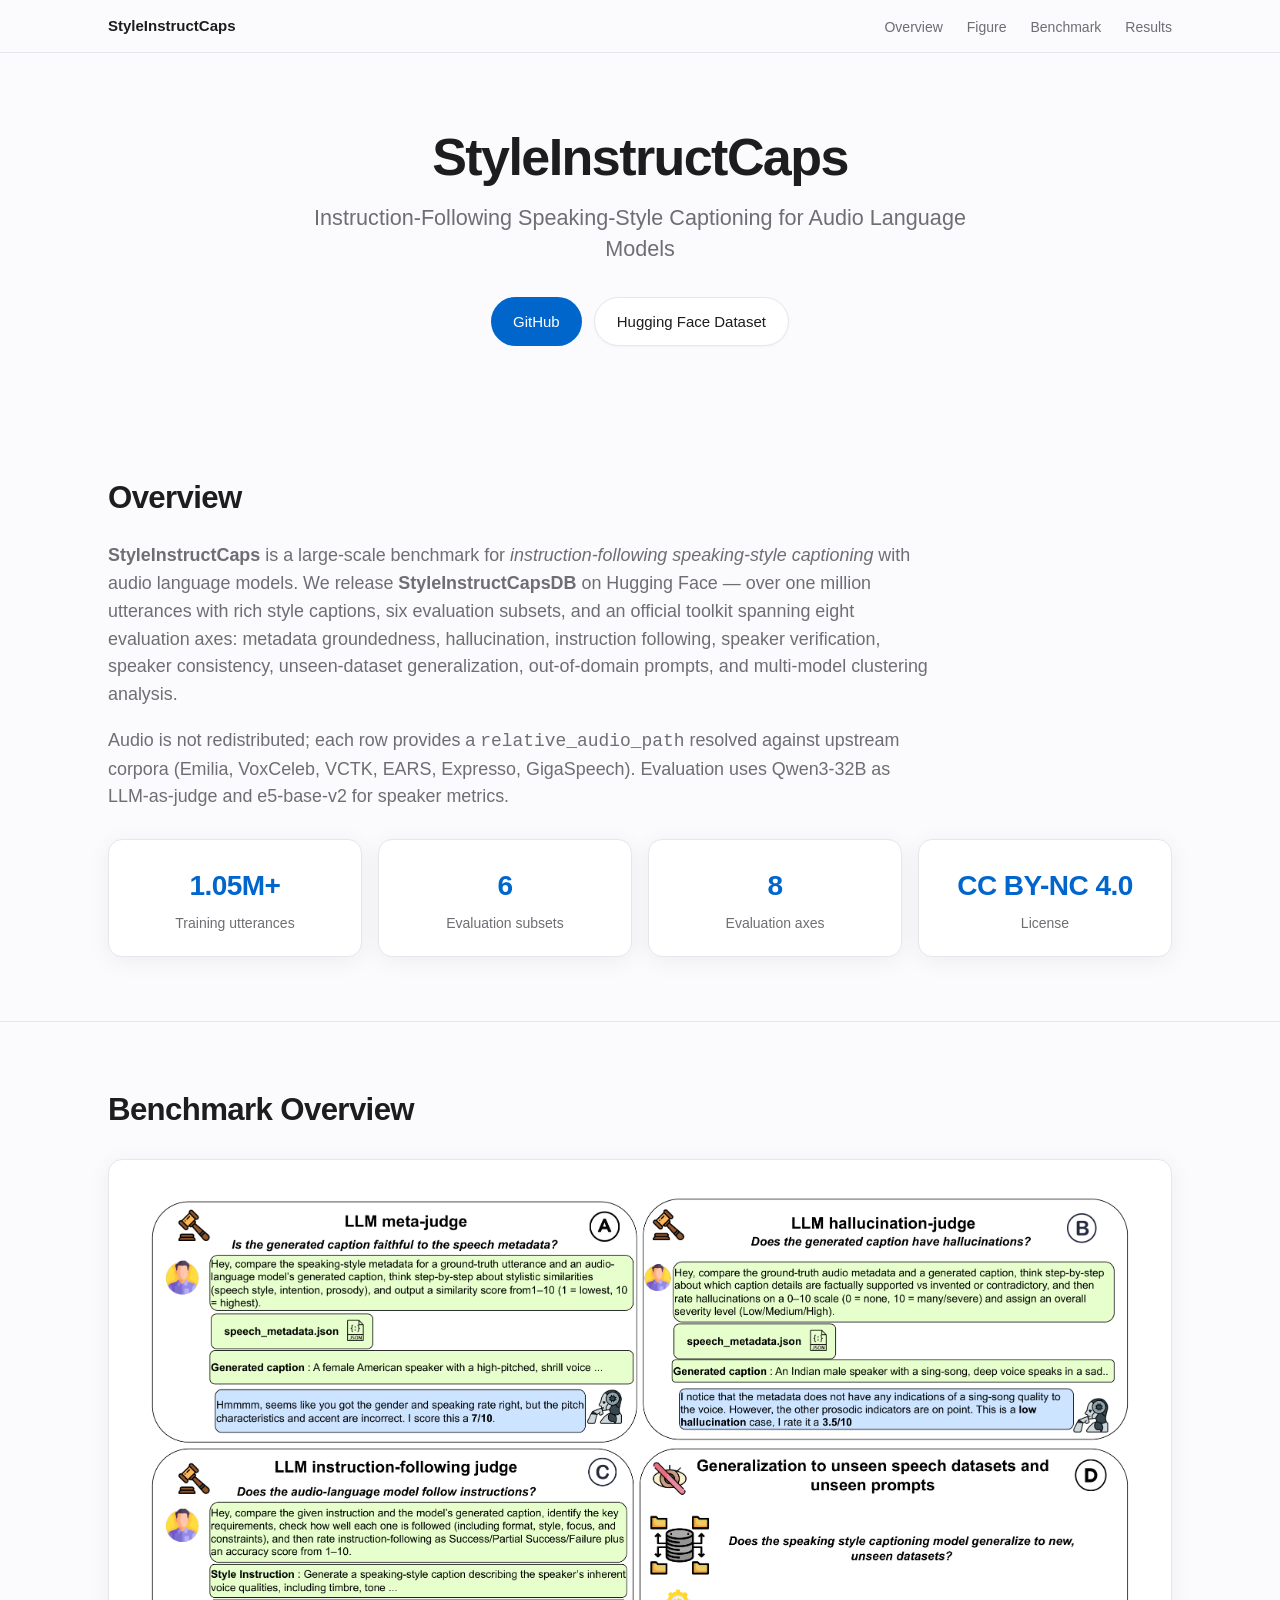
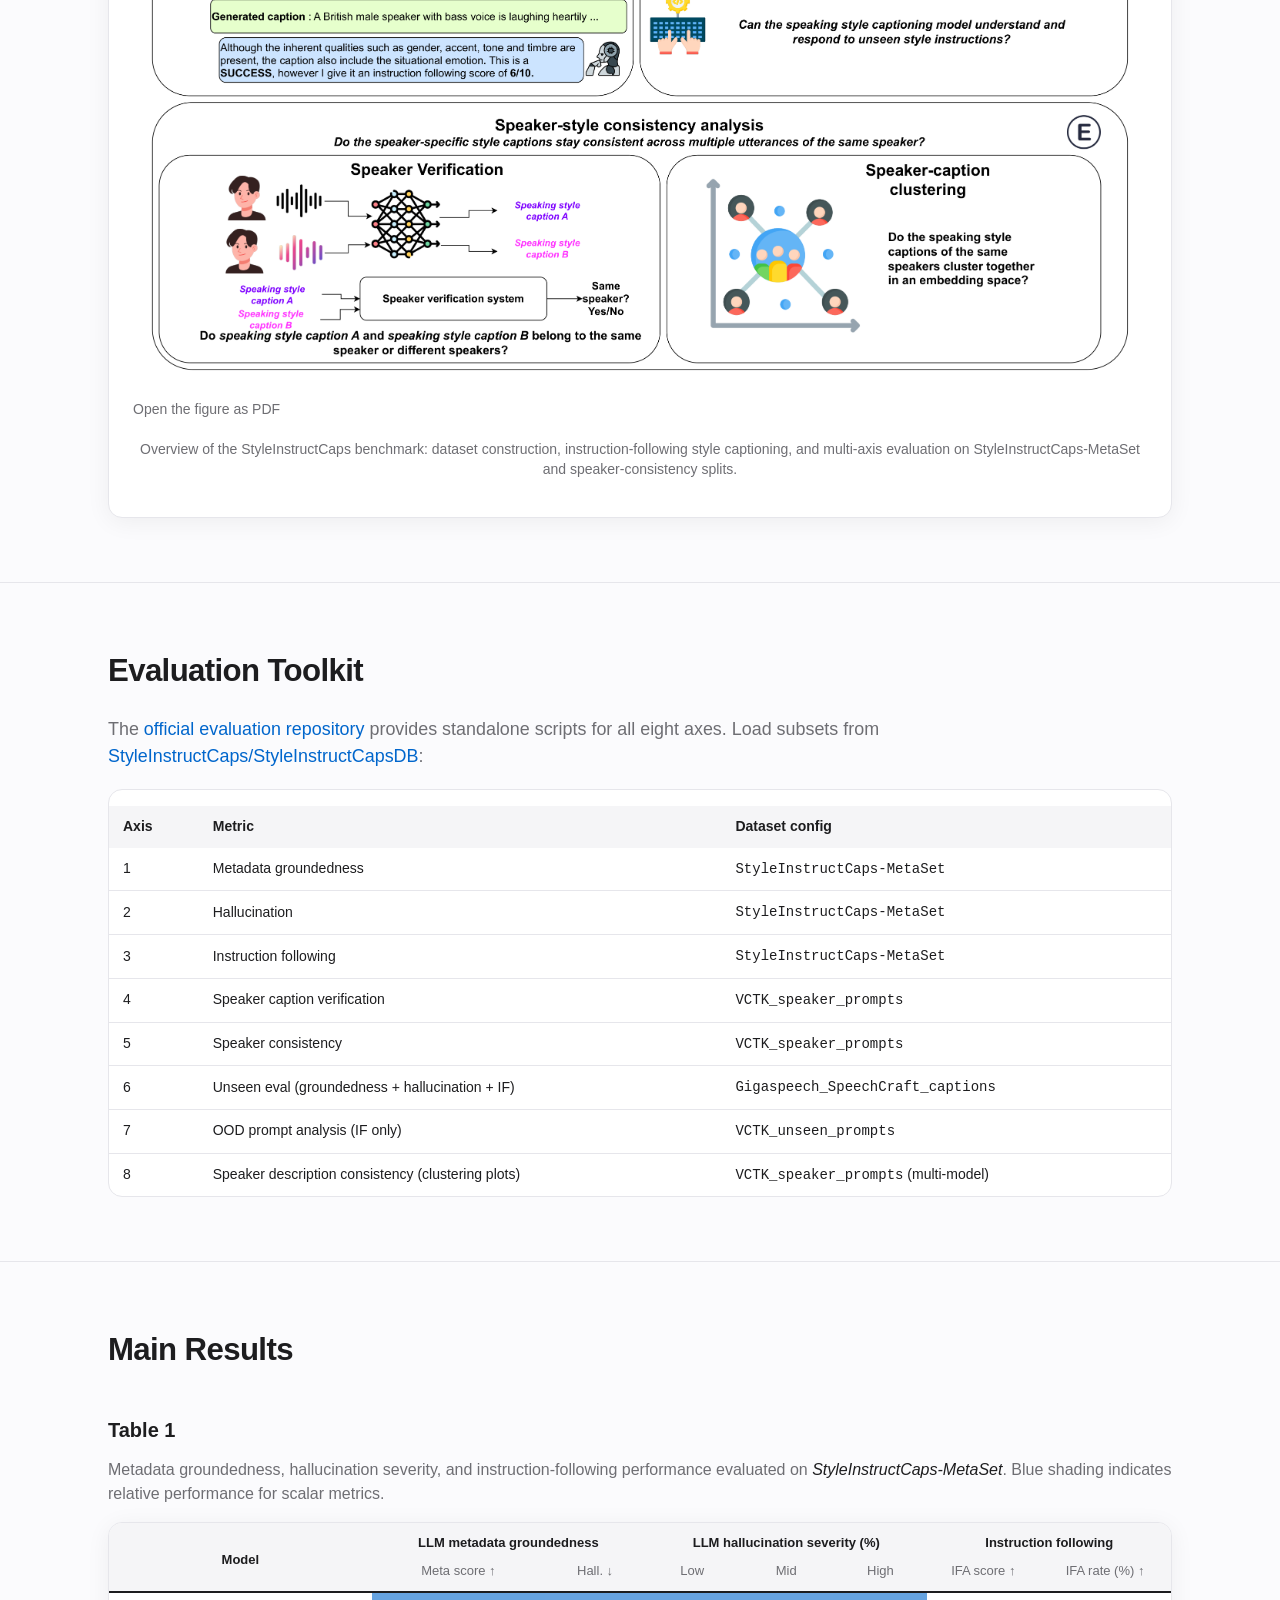
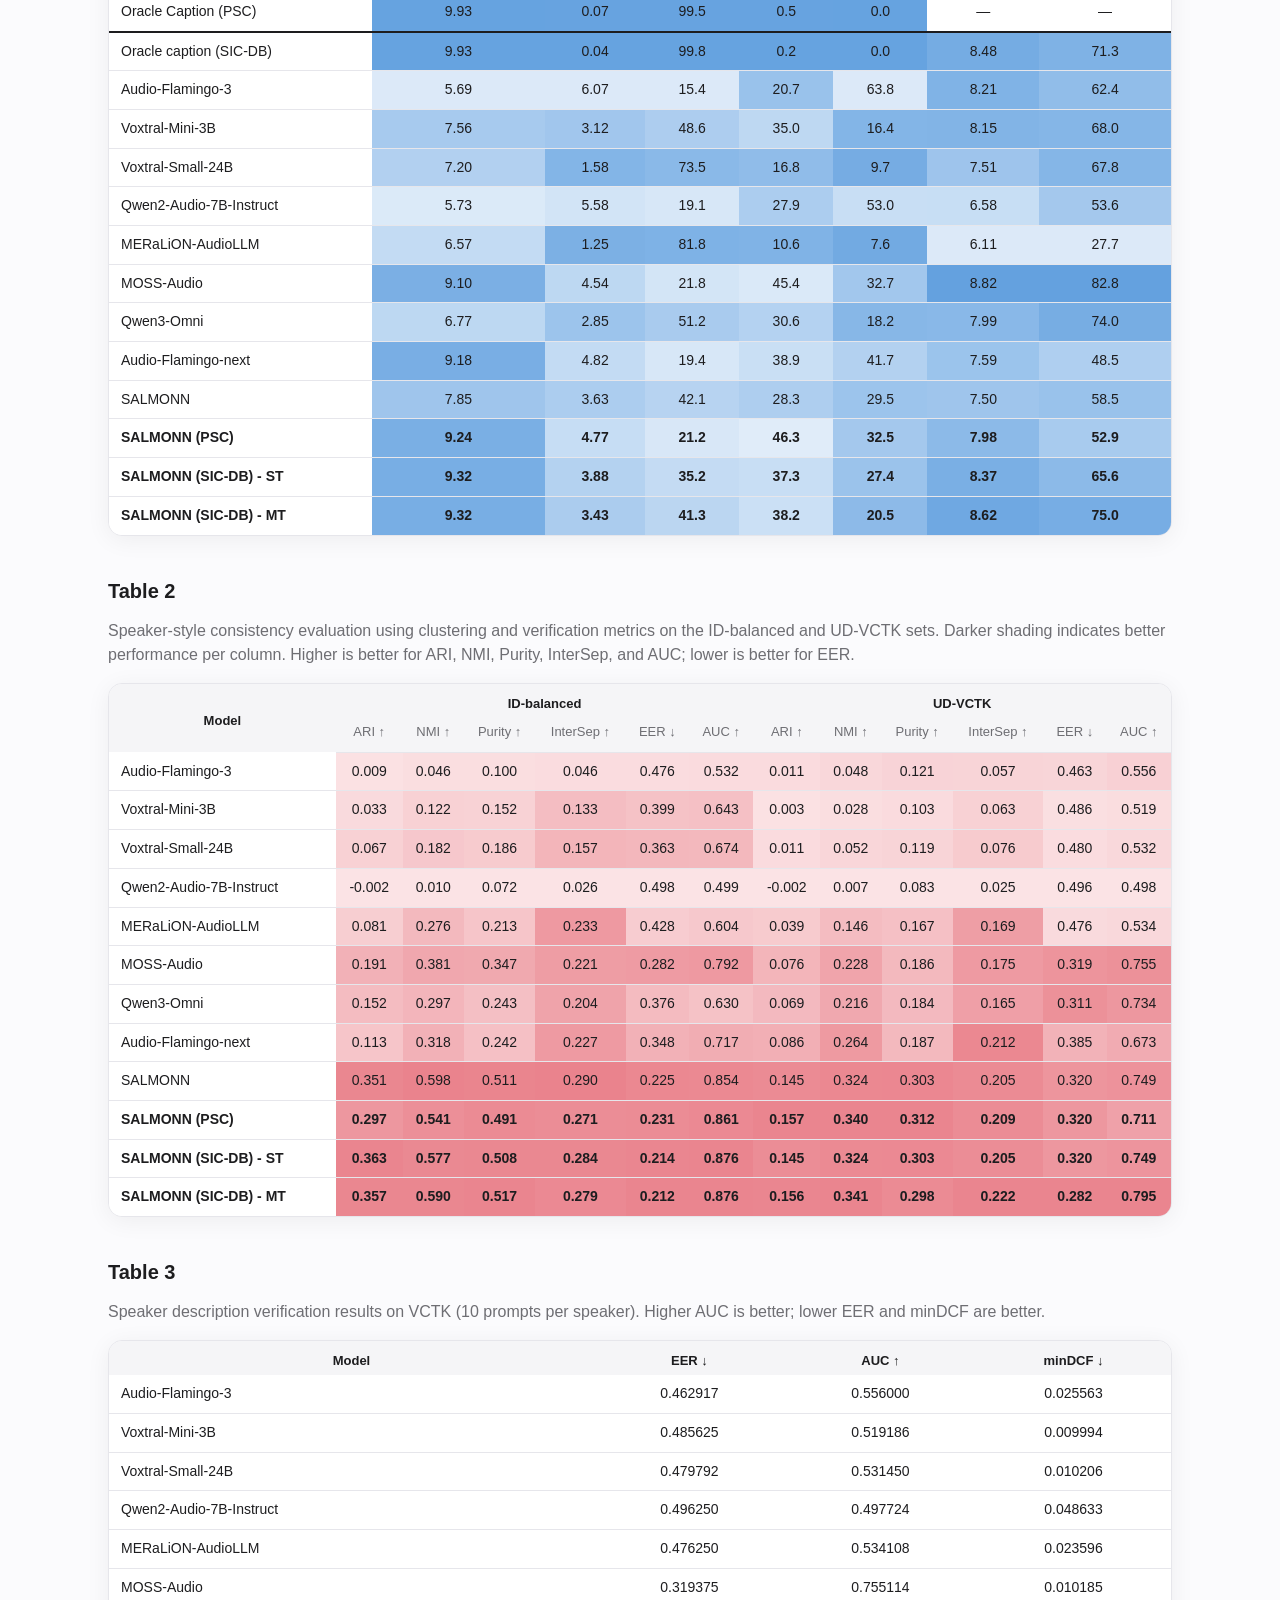
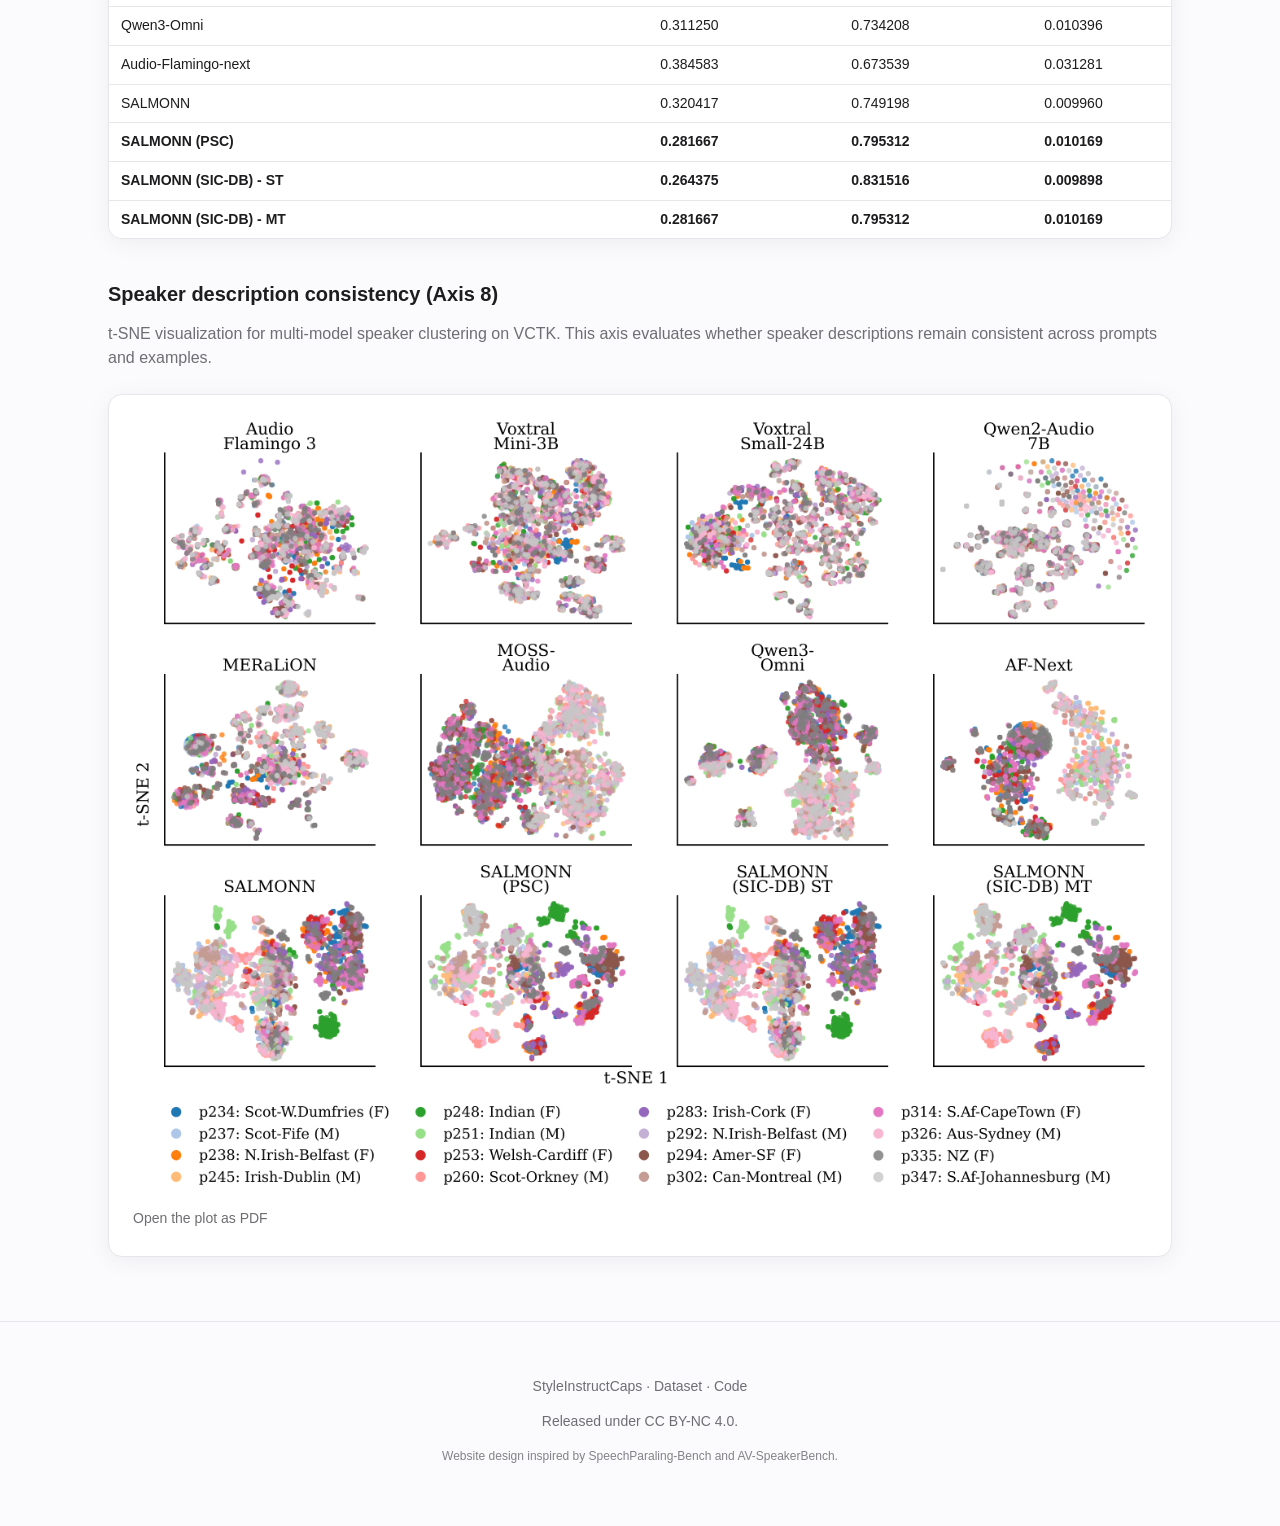
<file: index.html>
<!DOCTYPE html>
<html lang="en">
<head>
  <meta charset="UTF-8">
  <meta name="viewport" content="width=device-width, initial-scale=1.0">
  <meta name="description" content="StyleInstructCaps — instruction-following speaking-style captioning benchmark for audio language models.">
  <title>StyleInstructCaps</title>
  <link rel="stylesheet" href="styles.css">
</head>
<body>
  <nav class="site-nav" aria-label="Main">
    <div class="container inner">
      <a class="brand" href="#">StyleInstructCaps</a>
      <ul class="links">
        <li><a href="#overview">Overview</a></li>
        <li><a href="#figure">Figure</a></li>
        <li><a href="#benchmark">Benchmark</a></li>
        <li><a href="#results">Results</a></li>
      </ul>
    </div>
  </nav>

  <header class="hero">
    <div class="container">
      <h1>StyleInstructCaps</h1>
      <p class="tagline">Instruction-Following Speaking-Style Captioning for Audio Language Models</p>
      <div class="hero-actions">
        <a class="btn btn-primary" href="https://github.com/styleinstructcaps/StyleInstructCaps" target="_blank" rel="noopener noreferrer">GitHub</a>
        <a class="btn btn-secondary" href="https://huggingface.co/datasets/StyleInstructCaps/StyleInstructCapsDB" target="_blank" rel="noopener noreferrer">Hugging Face Dataset</a>
      </div>
    </div>
  </header>

  <main>
    <section id="overview">
      <div class="container">
        <h2>Overview</h2>
        <p class="lead">
          <strong>StyleInstructCaps</strong> is a large-scale benchmark for <em>instruction-following speaking-style captioning</em>
          with audio language models. We release <strong>StyleInstructCapsDB</strong> on Hugging Face — over one million
          utterances with rich style captions, six evaluation subsets, and an official toolkit spanning eight evaluation axes:
          metadata groundedness, hallucination, instruction following, speaker verification, speaker consistency,
          unseen-dataset generalization, out-of-domain prompts, and multi-model clustering analysis.
        </p>
        <p class="lead" style="margin-top: 1rem;">
          Audio is not redistributed; each row provides a <code>relative_audio_path</code> resolved against upstream corpora
          (Emilia, VoxCeleb, VCTK, EARS, Expresso, GigaSpeech). Evaluation uses Qwen3-32B as LLM-as-judge and e5-base-v2 for speaker metrics.
        </p>

        <div class="stats-grid">
          <div class="stat-card">
            <div class="value">1.05M+</div>
            <div class="label">Training utterances</div>
          </div>
          <div class="stat-card">
            <div class="value">6</div>
            <div class="label">Evaluation subsets</div>
          </div>
          <div class="stat-card">
            <div class="value">8</div>
            <div class="label">Evaluation axes</div>
          </div>
          <div class="stat-card">
            <div class="value">CC BY-NC 4.0</div>
            <div class="label">License</div>
          </div>
        </div>
      </div>
    </section>

    <section id="figure">
      <div class="container">
        <h2>Benchmark Overview</h2>
        <div class="figure-wrap">
          <img src="StyleinstructCaps_fig_v2.png" alt="StyleInstructCaps benchmark overview figure">
          <a class="pdf-link" href="StyleinstructCaps_fig_v2.pdf">Open the figure as PDF</a>
          <p class="figure-caption">
            Overview of the StyleInstructCaps benchmark: dataset construction, instruction-following style captioning,
            and multi-axis evaluation on StyleInstructCaps-MetaSet and speaker-consistency splits.
          </p>
        </div>
      </div>
    </section>

    <section id="benchmark">
      <div class="container">
        <h2>Evaluation Toolkit</h2>
        <p class="lead">
          The <a href="https://github.com/styleinstructcaps/StyleInstructCaps">official evaluation repository</a>
          provides standalone scripts for all eight axes. Load subsets from
          <a href="https://huggingface.co/datasets/StyleInstructCaps/StyleInstructCapsDB">StyleInstructCaps/StyleInstructCapsDB</a>:
        </p>
        <div class="axes-table-wrap">
          <table class="axes-table">
            <thead>
              <tr>
                <th>Axis</th>
                <th>Metric</th>
                <th>Dataset config</th>
              </tr>
            </thead>
            <tbody>
              <tr><td>1</td><td>Metadata groundedness</td><td><code>StyleInstructCaps-MetaSet</code></td></tr>
              <tr><td>2</td><td>Hallucination</td><td><code>StyleInstructCaps-MetaSet</code></td></tr>
              <tr><td>3</td><td>Instruction following</td><td><code>StyleInstructCaps-MetaSet</code></td></tr>
              <tr><td>4</td><td>Speaker caption verification</td><td><code>VCTK_speaker_prompts</code></td></tr>
              <tr><td>5</td><td>Speaker consistency</td><td><code>VCTK_speaker_prompts</code></td></tr>
              <tr><td>6</td><td>Unseen eval (groundedness + hallucination + IF)</td><td><code>Gigaspeech_SpeechCraft_captions</code></td></tr>
              <tr><td>7</td><td>OOD prompt analysis (IF only)</td><td><code>VCTK_unseen_prompts</code></td></tr>
              <tr><td>8</td><td>Speaker description consistency (clustering plots)</td><td><code>VCTK_speaker_prompts</code> (multi-model)</td></tr>
            </tbody>
          </table>
        </div>
      </div>
    </section>

    <section id="results">
      <div class="container">
        <h2>Main Results</h2>

        <div class="table-section" id="table1">
          <h3>Table 1</h3>
          <p class="table-caption">
            Metadata groundedness, hallucination severity, and instruction-following performance evaluated on
            <em>StyleInstructCaps-MetaSet</em>. Blue shading indicates relative performance for scalar metrics.
          </p>
          <div class="table-scroll">
            <table class="results-table table-blue">
              <thead>
                <tr>
                  <th rowspan="2">Model</th>
                  <th colspan="2">LLM metadata groundedness</th>
                  <th colspan="3">LLM hallucination severity (%)</th>
                  <th colspan="2">Instruction following</th>
                </tr>
                <tr>
                  <th>Meta score ↑</th>
                  <th>Hall. ↓</th>
                  <th>Low</th>
                  <th>Mid</th>
                  <th>High</th>
                  <th>IFA score ↑</th>
                  <th>IFA rate (%) ↑</th>
                </tr>
              </thead>
              <tbody>
          <tr class="oracle">
            <th scope="row">Oracle Caption (PSC)</th>
            <td class="num" style="background:rgba(0,102,204,0.600)">9.93</td>
            <td class="num" style="background:rgba(0,102,204,0.597)">0.07</td>
            <td class="num" style="background:rgba(0,102,204,0.598)">99.5</td>
            <td class="num" style="background:rgba(0,102,204,0.597)">0.5</td>
            <td class="num" style="background:rgba(0,102,204,0.600)">0.0</td>
            <td class="num">—</td>
            <td class="num">—</td>
          </tr>
          <tr class="oracle">
            <th scope="row">Oracle caption (SIC-DB)</th>
            <td class="num" style="background:rgba(0,102,204,0.600)">9.93</td>
            <td class="num" style="background:rgba(0,102,204,0.600)">0.04</td>
            <td class="num" style="background:rgba(0,102,204,0.600)">99.8</td>
            <td class="num" style="background:rgba(0,102,204,0.600)">0.2</td>
            <td class="num" style="background:rgba(0,102,204,0.600)">0.0</td>
            <td class="num" style="background:rgba(0,102,204,0.540)">8.48</td>
            <td class="num" style="background:rgba(0,102,204,0.500)">71.3</td>
          </tr>
          <tr>
            <th scope="row">Audio-Flamingo-3</th>
            <td class="num" style="background:rgba(0,102,204,0.120)">5.69</td>
            <td class="num" style="background:rgba(0,102,204,0.120)">6.07</td>
            <td class="num" style="background:rgba(0,102,204,0.120)">15.4</td>
            <td class="num" style="background:rgba(0,102,204,0.387)">20.7</td>
            <td class="num" style="background:rgba(0,102,204,0.120)">63.8</td>
            <td class="num" style="background:rgba(0,102,204,0.492)">8.21</td>
            <td class="num" style="background:rgba(0,102,204,0.422)">62.4</td>
          </tr>
          <tr>
            <th scope="row">Voxtral-Mini-3B</th>
            <td class="num" style="background:rgba(0,102,204,0.332)">7.56</td>
            <td class="num" style="background:rgba(0,102,204,0.355)">3.12</td>
            <td class="num" style="background:rgba(0,102,204,0.309)">48.6</td>
            <td class="num" style="background:rgba(0,102,204,0.238)">35.0</td>
            <td class="num" style="background:rgba(0,102,204,0.477)">16.4</td>
            <td class="num" style="background:rgba(0,102,204,0.481)">8.15</td>
            <td class="num" style="background:rgba(0,102,204,0.471)">68.0</td>
          </tr>
          <tr>
            <th scope="row">Voxtral-Small-24B</th>
            <td class="num" style="background:rgba(0,102,204,0.291)">7.20</td>
            <td class="num" style="background:rgba(0,102,204,0.477)">1.58</td>
            <td class="num" style="background:rgba(0,102,204,0.450)">73.5</td>
            <td class="num" style="background:rgba(0,102,204,0.427)">16.8</td>
            <td class="num" style="background:rgba(0,102,204,0.527)">9.7</td>
            <td class="num" style="background:rgba(0,102,204,0.368)">7.51</td>
            <td class="num" style="background:rgba(0,102,204,0.469)">67.8</td>
          </tr>
          <tr>
            <th scope="row">Qwen2-Audio-7B-Instruct</th>
            <td class="num" style="background:rgba(0,102,204,0.125)">5.73</td>
            <td class="num" style="background:rgba(0,102,204,0.159)">5.58</td>
            <td class="num" style="background:rgba(0,102,204,0.141)">19.1</td>
            <td class="num" style="background:rgba(0,102,204,0.312)">27.9</td>
            <td class="num" style="background:rgba(0,102,204,0.201)">53.0</td>
            <td class="num" style="background:rgba(0,102,204,0.203)">6.58</td>
            <td class="num" style="background:rgba(0,102,204,0.346)">53.6</td>
          </tr>
          <tr>
            <th scope="row">MERaLiON-AudioLLM</th>
            <td class="num" style="background:rgba(0,102,204,0.220)">6.57</td>
            <td class="num" style="background:rgba(0,102,204,0.503)">1.25</td>
            <td class="num" style="background:rgba(0,102,204,0.498)">81.8</td>
            <td class="num" style="background:rgba(0,102,204,0.492)">10.6</td>
            <td class="num" style="background:rgba(0,102,204,0.543)">7.6</td>
            <td class="num" style="background:rgba(0,102,204,0.120)">6.11</td>
            <td class="num" style="background:rgba(0,102,204,0.120)">27.7</td>
          </tr>
          <tr>
            <th scope="row">MOSS-Audio</th>
            <td class="num" style="background:rgba(0,102,204,0.506)">9.10</td>
            <td class="num" style="background:rgba(0,102,204,0.242)">4.54</td>
            <td class="num" style="background:rgba(0,102,204,0.156)">21.8</td>
            <td class="num" style="background:rgba(0,102,204,0.129)">45.4</td>
            <td class="num" style="background:rgba(0,102,204,0.354)">32.7</td>
            <td class="num" style="background:rgba(0,102,204,0.600)">8.82</td>
            <td class="num" style="background:rgba(0,102,204,0.600)">82.8</td>
          </tr>
          <tr>
            <th scope="row">Qwen3-Omni</th>
            <td class="num" style="background:rgba(0,102,204,0.242)">6.77</td>
            <td class="num" style="background:rgba(0,102,204,0.376)">2.85</td>
            <td class="num" style="background:rgba(0,102,204,0.324)">51.2</td>
            <td class="num" style="background:rgba(0,102,204,0.283)">30.6</td>
            <td class="num" style="background:rgba(0,102,204,0.463)">18.2</td>
            <td class="num" style="background:rgba(0,102,204,0.453)">7.99</td>
            <td class="num" style="background:rgba(0,102,204,0.523)">74.0</td>
          </tr>
          <tr>
            <th scope="row">Audio-Flamingo-next</th>
            <td class="num" style="background:rgba(0,102,204,0.515)">9.18</td>
            <td class="num" style="background:rgba(0,102,204,0.219)">4.82</td>
            <td class="num" style="background:rgba(0,102,204,0.142)">19.4</td>
            <td class="num" style="background:rgba(0,102,204,0.197)">38.9</td>
            <td class="num" style="background:rgba(0,102,204,0.286)">41.7</td>
            <td class="num" style="background:rgba(0,102,204,0.382)">7.59</td>
            <td class="num" style="background:rgba(0,102,204,0.301)">48.5</td>
          </tr>
          <tr>
            <th scope="row">SALMONN</th>
            <td class="num" style="background:rgba(0,102,204,0.365)">7.85</td>
            <td class="num" style="background:rgba(0,102,204,0.314)">3.63</td>
            <td class="num" style="background:rgba(0,102,204,0.272)">42.1</td>
            <td class="num" style="background:rgba(0,102,204,0.307)">28.3</td>
            <td class="num" style="background:rgba(0,102,204,0.378)">29.5</td>
            <td class="num" style="background:rgba(0,102,204,0.366)">7.50</td>
            <td class="num" style="background:rgba(0,102,204,0.388)">58.5</td>
          </tr>
          <tr class="ours">
            <th scope="row">SALMONN (PSC)</th>
            <td class="num" style="background:rgba(0,102,204,0.522)">9.24</td>
            <td class="num" style="background:rgba(0,102,204,0.223)">4.77</td>
            <td class="num" style="background:rgba(0,102,204,0.153)">21.2</td>
            <td class="num" style="background:rgba(0,102,204,0.120)">46.3</td>
            <td class="num" style="background:rgba(0,102,204,0.355)">32.5</td>
            <td class="num" style="background:rgba(0,102,204,0.451)">7.98</td>
            <td class="num" style="background:rgba(0,102,204,0.340)">52.9</td>
          </tr>
          <tr class="ours">
            <th scope="row">SALMONN (SIC-DB) - ST</th>
            <td class="num" style="background:rgba(0,102,204,0.531)">9.32</td>
            <td class="num" style="background:rgba(0,102,204,0.294)">3.88</td>
            <td class="num" style="background:rgba(0,102,204,0.233)">35.2</td>
            <td class="num" style="background:rgba(0,102,204,0.214)">37.3</td>
            <td class="num" style="background:rgba(0,102,204,0.394)">27.4</td>
            <td class="num" style="background:rgba(0,102,204,0.520)">8.37</td>
            <td class="num" style="background:rgba(0,102,204,0.450)">65.6</td>
          </tr>
          <tr class="ours">
            <th scope="row">SALMONN (SIC-DB) - MT</th>
            <td class="num" style="background:rgba(0,102,204,0.531)">9.32</td>
            <td class="num" style="background:rgba(0,102,204,0.330)">3.43</td>
            <td class="num" style="background:rgba(0,102,204,0.267)">41.3</td>
            <td class="num" style="background:rgba(0,102,204,0.204)">38.2</td>
            <td class="num" style="background:rgba(0,102,204,0.446)">20.5</td>
            <td class="num" style="background:rgba(0,102,204,0.565)">8.62</td>
            <td class="num" style="background:rgba(0,102,204,0.532)">75.0</td>
          </tr>
              </tbody>
            </table>
          </div>
        </div>

        <div class="table-section" id="table2">
          <h3>Table 2</h3>
          <p class="table-caption">
            Speaker-style consistency evaluation using clustering and verification metrics on the ID-balanced and UD-VCTK sets.
            Darker shading indicates better performance per column. Higher is better for ARI, NMI, Purity, InterSep, and AUC;
            lower is better for EER.
          </p>
          <div class="table-scroll">
            <table class="results-table table-red">
              <thead>
                <tr>
                  <th rowspan="2">Model</th>
                  <th colspan="6">ID-balanced</th>
                  <th colspan="6">UD-VCTK</th>
                </tr>
                <tr>
                  <th>ARI ↑</th>
                  <th>NMI ↑</th>
                  <th>Purity ↑</th>
                  <th>InterSep ↑</th>
                  <th>EER ↓</th>
                  <th>AUC ↑</th>
                  <th>ARI ↑</th>
                  <th>NMI ↑</th>
                  <th>Purity ↑</th>
                  <th>InterSep ↑</th>
                  <th>EER ↓</th>
                  <th>AUC ↑</th>
                </tr>
              </thead>
              <tbody>
          <tr>
            <th scope="row">Audio-Flamingo-3</th>
            <td class="num" style="background:rgba(220,53,69,0.134)">0.009</td>
            <td class="num" style="background:rgba(220,53,69,0.149)">0.046</td>
            <td class="num" style="background:rgba(220,53,69,0.150)">0.100</td>
            <td class="num" style="background:rgba(220,53,69,0.156)">0.046</td>
            <td class="num" style="background:rgba(220,53,69,0.157)">0.476</td>
            <td class="num" style="background:rgba(220,53,69,0.162)">0.532</td>
            <td class="num" style="background:rgba(220,53,69,0.159)">0.011</td>
            <td class="num" style="background:rgba(220,53,69,0.179)">0.048</td>
            <td class="num" style="background:rgba(220,53,69,0.200)">0.121</td>
            <td class="num" style="background:rgba(220,53,69,0.198)">0.057</td>
            <td class="num" style="background:rgba(220,53,69,0.194)">0.463</td>
            <td class="num" style="background:rgba(220,53,69,0.214)">0.556</td>
          </tr>
          <tr>
            <th scope="row">Voxtral-Mini-3B</th>
            <td class="num" style="background:rgba(220,53,69,0.166)">0.033</td>
            <td class="num" style="background:rgba(220,53,69,0.211)">0.122</td>
            <td class="num" style="background:rgba(220,53,69,0.206)">0.152</td>
            <td class="num" style="background:rgba(220,53,69,0.315)">0.133</td>
            <td class="num" style="background:rgba(220,53,69,0.286)">0.399</td>
            <td class="num" style="background:rgba(220,53,69,0.303)">0.643</td>
            <td class="num" style="background:rgba(220,53,69,0.135)">0.003</td>
            <td class="num" style="background:rgba(220,53,69,0.150)">0.028</td>
            <td class="num" style="background:rgba(220,53,69,0.162)">0.103</td>
            <td class="num" style="background:rgba(220,53,69,0.213)">0.063</td>
            <td class="num" style="background:rgba(220,53,69,0.142)">0.486</td>
            <td class="num" style="background:rgba(220,53,69,0.154)">0.519</td>
          </tr>
          <tr>
            <th scope="row">Voxtral-Small-24B</th>
            <td class="num" style="background:rgba(220,53,69,0.211)">0.067</td>
            <td class="num" style="background:rgba(220,53,69,0.260)">0.182</td>
            <td class="num" style="background:rgba(220,53,69,0.243)">0.186</td>
            <td class="num" style="background:rgba(220,53,69,0.358)">0.157</td>
            <td class="num" style="background:rgba(220,53,69,0.347)">0.363</td>
            <td class="num" style="background:rgba(220,53,69,0.343)">0.674</td>
            <td class="num" style="background:rgba(220,53,69,0.159)">0.011</td>
            <td class="num" style="background:rgba(220,53,69,0.185)">0.052</td>
            <td class="num" style="background:rgba(220,53,69,0.195)">0.119</td>
            <td class="num" style="background:rgba(220,53,69,0.244)">0.076</td>
            <td class="num" style="background:rgba(220,53,69,0.156)">0.480</td>
            <td class="num" style="background:rgba(220,53,69,0.175)">0.532</td>
          </tr>
          <tr>
            <th scope="row">Qwen2-Audio-7B-Instruct</th>
            <td class="num" style="background:rgba(220,53,69,0.120)">-0.002</td>
            <td class="num" style="background:rgba(220,53,69,0.120)">0.010</td>
            <td class="num" style="background:rgba(220,53,69,0.120)">0.072</td>
            <td class="num" style="background:rgba(220,53,69,0.120)">0.026</td>
            <td class="num" style="background:rgba(220,53,69,0.120)">0.498</td>
            <td class="num" style="background:rgba(220,53,69,0.120)">0.499</td>
            <td class="num" style="background:rgba(220,53,69,0.120)">-0.002</td>
            <td class="num" style="background:rgba(220,53,69,0.120)">0.007</td>
            <td class="num" style="background:rgba(220,53,69,0.120)">0.083</td>
            <td class="num" style="background:rgba(220,53,69,0.120)">0.025</td>
            <td class="num" style="background:rgba(220,53,69,0.120)">0.496</td>
            <td class="num" style="background:rgba(220,53,69,0.120)">0.498</td>
          </tr>
          <tr>
            <th scope="row">MERaLiON-AudioLLM</th>
            <td class="num" style="background:rgba(220,53,69,0.229)">0.081</td>
            <td class="num" style="background:rgba(220,53,69,0.337)">0.276</td>
            <td class="num" style="background:rgba(220,53,69,0.272)">0.213</td>
            <td class="num" style="background:rgba(220,53,69,0.496)">0.233</td>
            <td class="num" style="background:rgba(220,53,69,0.237)">0.428</td>
            <td class="num" style="background:rgba(220,53,69,0.254)">0.604</td>
            <td class="num" style="background:rgba(220,53,69,0.244)">0.039</td>
            <td class="num" style="background:rgba(220,53,69,0.320)">0.146</td>
            <td class="num" style="background:rgba(220,53,69,0.296)">0.167</td>
            <td class="num" style="background:rgba(220,53,69,0.471)">0.169</td>
            <td class="num" style="background:rgba(220,53,69,0.165)">0.476</td>
            <td class="num" style="background:rgba(220,53,69,0.178)">0.534</td>
          </tr>
          <tr>
            <th scope="row">MOSS-Audio</th>
            <td class="num" style="background:rgba(220,53,69,0.374)">0.191</td>
            <td class="num" style="background:rgba(220,53,69,0.423)">0.381</td>
            <td class="num" style="background:rgba(220,53,69,0.417)">0.347</td>
            <td class="num" style="background:rgba(220,53,69,0.475)">0.221</td>
            <td class="num" style="background:rgba(220,53,69,0.483)">0.282</td>
            <td class="num" style="background:rgba(220,53,69,0.493)">0.792</td>
            <td class="num" style="background:rgba(220,53,69,0.355)">0.076</td>
            <td class="num" style="background:rgba(220,53,69,0.438)">0.228</td>
            <td class="num" style="background:rgba(220,53,69,0.336)">0.186</td>
            <td class="num" style="background:rgba(220,53,69,0.485)">0.175</td>
            <td class="num" style="background:rgba(220,53,69,0.517)">0.319</td>
            <td class="num" style="background:rgba(220,53,69,0.535)">0.755</td>
          </tr>
          <tr>
            <th scope="row">Qwen3-Omni</th>
            <td class="num" style="background:rgba(220,53,69,0.323)">0.152</td>
            <td class="num" style="background:rgba(220,53,69,0.354)">0.297</td>
            <td class="num" style="background:rgba(220,53,69,0.304)">0.243</td>
            <td class="num" style="background:rgba(220,53,69,0.444)">0.204</td>
            <td class="num" style="background:rgba(220,53,69,0.325)">0.376</td>
            <td class="num" style="background:rgba(220,53,69,0.287)">0.630</td>
            <td class="num" style="background:rgba(220,53,69,0.334)">0.069</td>
            <td class="num" style="background:rgba(220,53,69,0.420)">0.216</td>
            <td class="num" style="background:rgba(220,53,69,0.332)">0.184</td>
            <td class="num" style="background:rgba(220,53,69,0.461)">0.165</td>
            <td class="num" style="background:rgba(220,53,69,0.535)">0.311</td>
            <td class="num" style="background:rgba(220,53,69,0.501)">0.734</td>
          </tr>
          <tr>
            <th scope="row">Audio-Flamingo-next</th>
            <td class="num" style="background:rgba(220,53,69,0.271)">0.113</td>
            <td class="num" style="background:rgba(220,53,69,0.371)">0.318</td>
            <td class="num" style="background:rgba(220,53,69,0.303)">0.242</td>
            <td class="num" style="background:rgba(220,53,69,0.485)">0.227</td>
            <td class="num" style="background:rgba(220,53,69,0.372)">0.348</td>
            <td class="num" style="background:rgba(220,53,69,0.398)">0.717</td>
            <td class="num" style="background:rgba(220,53,69,0.386)">0.086</td>
            <td class="num" style="background:rgba(220,53,69,0.489)">0.264</td>
            <td class="num" style="background:rgba(220,53,69,0.338)">0.187</td>
            <td class="num" style="background:rgba(220,53,69,0.576)">0.212</td>
            <td class="num" style="background:rgba(220,53,69,0.369)">0.385</td>
            <td class="num" style="background:rgba(220,53,69,0.403)">0.673</td>
          </tr>
          <tr>
            <th scope="row">SALMONN</th>
            <td class="num" style="background:rgba(220,53,69,0.584)">0.351</td>
            <td class="num" style="background:rgba(220,53,69,0.600)">0.598</td>
            <td class="num" style="background:rgba(220,53,69,0.594)">0.511</td>
            <td class="num" style="background:rgba(220,53,69,0.600)">0.290</td>
            <td class="num" style="background:rgba(220,53,69,0.578)">0.225</td>
            <td class="num" style="background:rgba(220,53,69,0.572)">0.854</td>
            <td class="num" style="background:rgba(220,53,69,0.564)">0.145</td>
            <td class="num" style="background:rgba(220,53,69,0.576)">0.324</td>
            <td class="num" style="background:rgba(220,53,69,0.581)">0.303</td>
            <td class="num" style="background:rgba(220,53,69,0.559)">0.205</td>
            <td class="num" style="background:rgba(220,53,69,0.515)">0.320</td>
            <td class="num" style="background:rgba(220,53,69,0.526)">0.749</td>
          </tr>
          <tr class="ours">
            <th scope="row">SALMONN (PSC)</th>
            <td class="num" style="background:rgba(220,53,69,0.513)">0.297</td>
            <td class="num" style="background:rgba(220,53,69,0.553)">0.541</td>
            <td class="num" style="background:rgba(220,53,69,0.572)">0.491</td>
            <td class="num" style="background:rgba(220,53,69,0.565)">0.271</td>
            <td class="num" style="background:rgba(220,53,69,0.568)">0.231</td>
            <td class="num" style="background:rgba(220,53,69,0.581)">0.861</td>
            <td class="num" style="background:rgba(220,53,69,0.600)">0.157</td>
            <td class="num" style="background:rgba(220,53,69,0.599)">0.340</td>
            <td class="num" style="background:rgba(220,53,69,0.600)">0.312</td>
            <td class="num" style="background:rgba(220,53,69,0.568)">0.209</td>
            <td class="num" style="background:rgba(220,53,69,0.515)">0.320</td>
            <td class="num" style="background:rgba(220,53,69,0.464)">0.711</td>
          </tr>
          <tr class="ours">
            <th scope="row">SALMONN (SIC-DB) - ST</th>
            <td class="num" style="background:rgba(220,53,69,0.600)">0.363</td>
            <td class="num" style="background:rgba(220,53,69,0.583)">0.577</td>
            <td class="num" style="background:rgba(220,53,69,0.590)">0.508</td>
            <td class="num" style="background:rgba(220,53,69,0.589)">0.284</td>
            <td class="num" style="background:rgba(220,53,69,0.597)">0.214</td>
            <td class="num" style="background:rgba(220,53,69,0.600)">0.876</td>
            <td class="num" style="background:rgba(220,53,69,0.564)">0.145</td>
            <td class="num" style="background:rgba(220,53,69,0.576)">0.324</td>
            <td class="num" style="background:rgba(220,53,69,0.581)">0.303</td>
            <td class="num" style="background:rgba(220,53,69,0.559)">0.205</td>
            <td class="num" style="background:rgba(220,53,69,0.515)">0.320</td>
            <td class="num" style="background:rgba(220,53,69,0.526)">0.749</td>
          </tr>
          <tr class="ours">
            <th scope="row">SALMONN (SIC-DB) - MT</th>
            <td class="num" style="background:rgba(220,53,69,0.592)">0.357</td>
            <td class="num" style="background:rgba(220,53,69,0.593)">0.590</td>
            <td class="num" style="background:rgba(220,53,69,0.600)">0.517</td>
            <td class="num" style="background:rgba(220,53,69,0.580)">0.279</td>
            <td class="num" style="background:rgba(220,53,69,0.600)">0.212</td>
            <td class="num" style="background:rgba(220,53,69,0.600)">0.876</td>
            <td class="num" style="background:rgba(220,53,69,0.597)">0.156</td>
            <td class="num" style="background:rgba(220,53,69,0.600)">0.341</td>
            <td class="num" style="background:rgba(220,53,69,0.571)">0.298</td>
            <td class="num" style="background:rgba(220,53,69,0.600)">0.222</td>
            <td class="num" style="background:rgba(220,53,69,0.600)">0.282</td>
            <td class="num" style="background:rgba(220,53,69,0.600)">0.795</td>
          </tr>
              </tbody>
            </table>
          </div>
        </div>

        <div class="table-section" id="table3">
          <h3>Table 3</h3>
          <p class="table-caption">
            Speaker description verification results on VCTK (10 prompts per speaker). Higher AUC is better; lower EER and minDCF are better.
          </p>
          <div class="table-scroll">
            <table class="results-table">
              <thead>
                <tr>
                  <th>Model</th>
                  <th>EER ↓</th>
                  <th>AUC ↑</th>
                  <th>minDCF ↓</th>
                </tr>
              </thead>
              <tbody>
                <tr><th scope="row">Audio-Flamingo-3</th><td class="num">0.462917</td><td class="num">0.556000</td><td class="num">0.025563</td></tr>
                <tr><th scope="row">Voxtral-Mini-3B</th><td class="num">0.485625</td><td class="num">0.519186</td><td class="num">0.009994</td></tr>
                <tr><th scope="row">Voxtral-Small-24B</th><td class="num">0.479792</td><td class="num">0.531450</td><td class="num">0.010206</td></tr>
                <tr><th scope="row">Qwen2-Audio-7B-Instruct</th><td class="num">0.496250</td><td class="num">0.497724</td><td class="num">0.048633</td></tr>
                <tr><th scope="row">MERaLiON-AudioLLM</th><td class="num">0.476250</td><td class="num">0.534108</td><td class="num">0.023596</td></tr>
                <tr><th scope="row">MOSS-Audio</th><td class="num">0.319375</td><td class="num">0.755114</td><td class="num">0.010185</td></tr>
                <tr><th scope="row">Qwen3-Omni</th><td class="num">0.311250</td><td class="num">0.734208</td><td class="num">0.010396</td></tr>
                <tr><th scope="row">Audio-Flamingo-next</th><td class="num">0.384583</td><td class="num">0.673539</td><td class="num">0.031281</td></tr>
                <tr><th scope="row">SALMONN</th><td class="num">0.320417</td><td class="num">0.749198</td><td class="num">0.009960</td></tr>
                <tr class="ours"><th scope="row">SALMONN (PSC)</th><td class="num">0.281667</td><td class="num">0.795312</td><td class="num">0.010169</td></tr>
                <tr class="ours"><th scope="row">SALMONN (SIC-DB) - ST</th><td class="num">0.264375</td><td class="num">0.831516</td><td class="num">0.009898</td></tr>
                <tr class="ours"><th scope="row">SALMONN (SIC-DB) - MT</th><td class="num">0.281667</td><td class="num">0.795312</td><td class="num">0.010169</td></tr>
              </tbody>
            </table>
          </div>
        </div>

        <div class="table-section" id="speakerConsistencyFigure">
          <h3>Speaker description consistency (Axis 8)</h3>
          <p class="table-caption">
            t-SNE visualization for multi-model speaker clustering on VCTK. This axis evaluates whether speaker descriptions remain consistent across prompts and examples.
          </p>
          <div class="figure-wrap">
            <img src="tsne_all_speakers_doublecol_12.png" alt="t-SNE plot: all speakers (double column)">
            <a class="pdf-link" href="tsne_all_speakers_doublecol_12.pdf">Open the plot as PDF</a>
          </div>
        </div>
      </div>
    </section>
  </main>

  <footer class="site-footer">
    <div class="container">
      <p>
        StyleInstructCaps &middot;
        <a href="https://huggingface.co/datasets/StyleInstructCaps/StyleInstructCapsDB">Dataset</a> &middot;
        <a href="https://github.com/styleinstructcaps/StyleInstructCaps">Code</a>
      </p>
      <p>Released under <a href="https://creativecommons.org/licenses/by-nc/4.0/">CC BY-NC 4.0</a>.</p>
      <p style="margin-top: 12px; font-size: 12px; opacity: 0.85;">
        Website design inspired by
        <a href="https://speechparaling-bench.github.io">SpeechParaling-Bench</a> and
        <a href="https://plnguyen2908.github.io/AV-SpeakerBench-project-page/">AV-SpeakerBench</a>.
      </p>
    </div>
  </footer>
</body>
</html>
</file>
<file: styles.css>
@import url("https://fonts.cdnfonts.com/css/sf-pro-display");

:root {
  --bg: #fbfbfd;
  --surface: #ffffff;
  --ink: #1d1d1f;
  --muted: #6e6e73;
  --line: #e6e6eb;
  --accent: #0066cc;
  --accent-hover: #004499;
  --max-w: 1120px;
  --radius: 14px;
  --shadow: 0 4px 24px rgba(0, 0, 0, 0.06);
}

*,
*::before,
*::after {
  box-sizing: border-box;
}

html {
  scroll-behavior: smooth;
}

body {
  margin: 0;
  font-family: "SF Pro Display", -apple-system, BlinkMacSystemFont, "SF Pro Text",
    "Helvetica Neue", Arial, sans-serif;
  font-size: 19px;
  line-height: 1.55;
  color: var(--ink);
  background: var(--bg);
  -webkit-font-smoothing: antialiased;
}

a {
  color: var(--accent);
  text-decoration: none;
}

a:hover {
  text-decoration: underline;
}

.container {
  max-width: var(--max-w);
  margin: 0 auto;
  padding: 0 28px;
}

/* Nav */
.site-nav {
  position: sticky;
  top: 0;
  z-index: 100;
  background: rgba(251, 251, 253, 0.88);
  backdrop-filter: saturate(180%) blur(16px);
  border-bottom: 1px solid var(--line);
}

.site-nav .inner {
  display: flex;
  align-items: center;
  justify-content: space-between;
  height: 52px;
}

.site-nav .brand {
  font-weight: 600;
  font-size: 15px;
  color: var(--ink);
  text-decoration: none;
}

.site-nav .brand:hover {
  text-decoration: none;
}

.site-nav .links {
  display: flex;
  gap: 24px;
  list-style: none;
  margin: 0;
  padding: 0;
}

.site-nav .links a {
  font-size: 14px;
  color: var(--muted);
  text-decoration: none;
}

.site-nav .links a:hover {
  color: var(--ink);
  text-decoration: none;
}

/* Hero */
.hero {
  text-align: center;
  padding: 76px 0 64px;
}

.hero h1 {
  font-size: clamp(2.25rem, 5vw, 3.25rem);
  font-weight: 700;
  letter-spacing: -0.03em;
  margin: 0 0 16px;
  line-height: 1.1;
}

.hero .tagline {
  font-size: clamp(1.05rem, 2.5vw, 1.35rem);
  color: var(--muted);
  max-width: 720px;
  margin: 0 auto 32px;
  font-weight: 400;
  line-height: 1.45;
}

.hero-actions {
  display: flex;
  flex-wrap: wrap;
  gap: 12px;
  justify-content: center;
}

.btn {
  display: inline-flex;
  align-items: center;
  gap: 8px;
  padding: 12px 22px;
  border-radius: 980px;
  font-size: 15px;
  font-weight: 500;
  text-decoration: none;
  transition: background 0.2s, transform 0.15s;
}

.btn-primary {
  background: var(--accent);
  color: #fff;
}

.btn-primary:hover {
  background: var(--accent-hover);
  text-decoration: none;
  color: #fff;
}

.btn-secondary {
  background: var(--surface);
  color: var(--ink);
  border: 1px solid var(--line);
  box-shadow: 0 1px 3px rgba(0, 0, 0, 0.04);
}

.btn-secondary:hover {
  border-color: #d2d2d7;
  text-decoration: none;
}

/* Sections */
section {
  padding: 64px 0;
  border-top: 1px solid var(--line);
}

section:first-of-type {
  border-top: none;
}

h2 {
  font-size: 1.95rem;
  font-weight: 600;
  letter-spacing: -0.02em;
  margin: 0 0 20px;
}

h3 {
  font-size: 1.25rem;
  font-weight: 600;
  margin: 0 0 12px;
}

.lead {
  font-size: 1.12rem;
  color: var(--muted);
  max-width: 820px;
}

/* Stats */
.stats-grid {
  display: grid;
  grid-template-columns: repeat(4, 1fr);
  gap: 16px;
  margin-top: 28px;
}

.stat-card {
  background: var(--surface);
  border: 1px solid var(--line);
  border-radius: var(--radius);
  padding: 24px 20px;
  text-align: center;
  box-shadow: var(--shadow);
}

.stat-card .value {
  font-size: 1.75rem;
  font-weight: 700;
  letter-spacing: -0.02em;
  color: var(--accent);
  margin-bottom: 6px;
}

.stat-card .label {
  font-size: 14px;
  color: var(--muted);
  line-height: 1.35;
}

/* Figure */
.figure-wrap {
  background: var(--surface);
  border: 1px solid var(--line);
  border-radius: var(--radius);
  padding: 24px;
  box-shadow: var(--shadow);
  margin-top: 24px;
}

.figure-wrap img,
.figure-wrap object {
  display: block;
  width: 100%;
  height: auto;
  border-radius: 8px;
}

.figure-wrap .pdf-link {
  display: inline-block;
  margin-top: 14px;
  font-size: 14px;
  color: var(--muted);
  text-decoration: none;
}

.figure-wrap .pdf-link:hover {
  color: var(--accent);
  text-decoration: underline;
}

.figure-caption {
  margin-top: 16px;
  font-size: 14px;
  color: var(--muted);
  text-align: center;
  line-height: 1.45;
}

/* Tables */
.table-section {
  margin-top: 40px;
}

.table-caption {
  font-size: 16px;
  color: var(--muted);
  margin: 0 0 16px;
  line-height: 1.5;
}

.table-caption em {
  font-style: italic;
  color: var(--ink);
}

.table-scroll {
  overflow-x: auto;
  -webkit-overflow-scrolling: touch;
  border: 1px solid var(--line);
  border-radius: var(--radius);
  background: var(--surface);
  box-shadow: var(--shadow);
}

.results-table {
  width: 100%;
  border-collapse: collapse;
  font-size: 14px;
  min-width: 720px;
}

.results-table thead th {
  background: #f5f5f7;
  font-weight: 600;
  font-size: 13px;
  padding: 10px 8px;
  text-align: center;
  border-bottom: 1px solid var(--line);
  white-space: nowrap;
}

.results-table thead tr:first-child th {
  border-bottom: none;
  padding-bottom: 4px;
}

.results-table thead tr:nth-child(2) th {
  padding-top: 4px;
  font-weight: 500;
  color: var(--muted);
}

.results-table tbody th {
  text-align: left;
  font-weight: 500;
  padding: 8px 12px;
  border-bottom: 1px solid var(--line);
  white-space: nowrap;
  background: var(--surface);
  position: sticky;
  left: 0;
  z-index: 1;
}

.results-table td {
  padding: 8px 8px;
  text-align: center;
  border-bottom: 1px solid var(--line);
}

.results-table td.num {
  font-variant-numeric: tabular-nums;
  font-feature-settings: "tnum";
}

.results-table tr.oracle th,
.results-table tr.oracle td {
  border-top: 2px solid var(--ink);
}

.results-table tr.ours th {
  font-weight: 700;
}

.results-table tr.ours td {
  font-weight: 600;
}

.results-table tbody tr:last-child th,
.results-table tbody tr:last-child td {
  border-bottom: none;
}

.results-table.table-blue tbody tr:not(.oracle):not(.ours) {
  background: rgba(0, 102, 204, 0.02);
}

.results-table.table-red tbody tr:not(.ours) {
  background: rgba(220, 53, 69, 0.02);
}

/* Eval axes compact table */
.axes-table {
  width: 100%;
  border-collapse: collapse;
  font-size: 14px;
  margin-top: 16px;
}

.axes-table th,
.axes-table td {
  padding: 10px 14px;
  text-align: left;
  border-bottom: 1px solid var(--line);
}

.axes-table th {
  background: #f5f5f7;
  font-weight: 600;
}

.axes-table tr:last-child td,
.axes-table tr:last-child th {
  border-bottom: none;
}

.axes-table-wrap {
  border: 1px solid var(--line);
  border-radius: var(--radius);
  overflow: hidden;
  background: var(--surface);
}

/* Citation */
.citation-box {
  background: #f5f5f7;
  border: 1px solid var(--line);
  border-radius: var(--radius);
  padding: 20px 24px;
  font-family: ui-monospace, "SF Mono", Menlo, monospace;
  font-size: 13px;
  line-height: 1.6;
  overflow-x: auto;
  white-space: pre-wrap;
  margin-top: 16px;
}

/* Footer */
.site-footer {
  padding: 40px 0 56px;
  border-top: 1px solid var(--line);
  text-align: center;
  font-size: 14px;
  color: var(--muted);
}

.site-footer a {
  color: var(--muted);
}

.site-footer a:hover {
  color: var(--accent);
}

/* Responsive */
@media (max-width: 900px) {
  .stats-grid {
    grid-template-columns: repeat(2, 1fr);
  }
}

@media (max-width: 768px) {
  .site-nav .links {
    display: none;
  }

  .hero {
    padding: 48px 0 40px;
  }

  section {
    padding: 40px 0;
  }

  .stats-grid {
    grid-template-columns: 1fr 1fr;
  }
}

@media (max-width: 480px) {
  .stats-grid {
    grid-template-columns: 1fr;
  }

  .hero-actions {
    flex-direction: column;
    align-items: stretch;
  }

  .btn {
    justify-content: center;
  }
}
</file>
